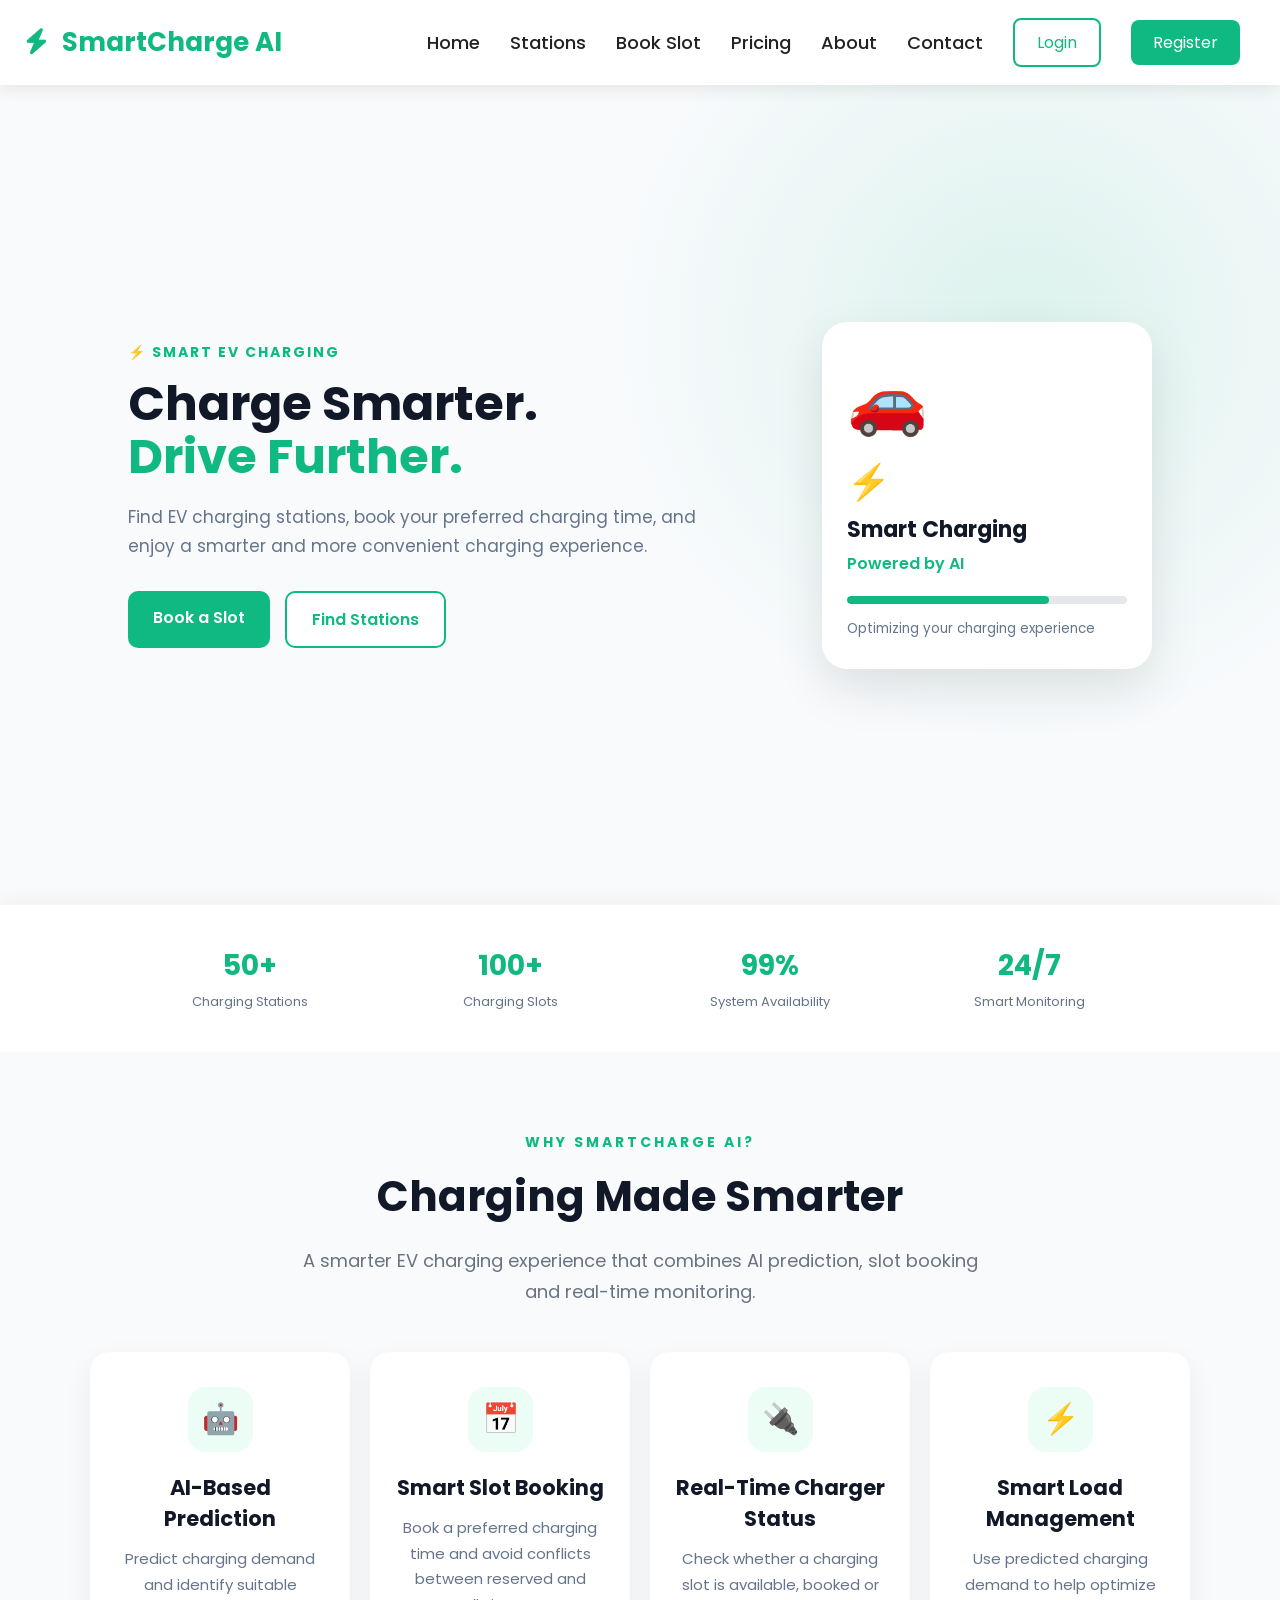
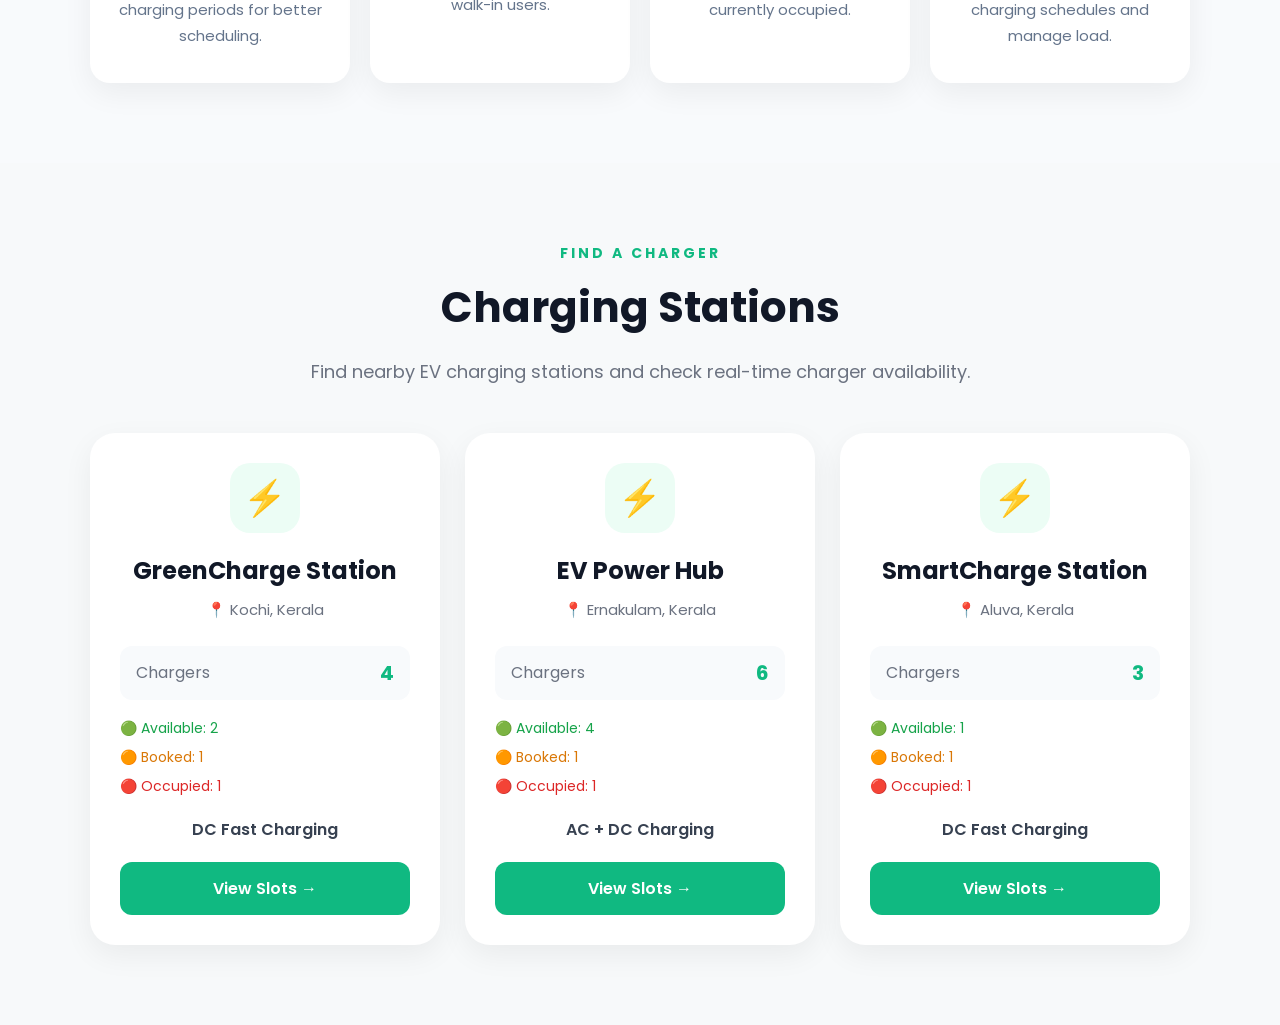
<file: index.html>
<!DOCTYPE html>
<html lang="en">

<head>

    <meta charset="UTF-8">

    <meta name="viewport" content="width=device-width, initial-scale=1.0">

    <title>SmartCharge AI</title>

    <link rel="stylesheet" href="css/style.css">

    <!-- Google Font -->

    <link href="https://fonts.googleapis.com/css2?family=Poppins:wght@300;400;500;600;700&display=swap" rel="stylesheet">

    <!-- Font Awesome -->

    <link rel="stylesheet"
    href="https://cdnjs.cloudflare.com/ajax/libs/font-awesome/6.7.2/css/all.min.css">

</head>

<body>

<header>

    <div class="logo">
        <i class="fa-solid fa-bolt"></i>
        <span>SmartCharge AI</span>
    </div>

    <div class="menu-btn" id="menu-btn">
        <i class="fa-solid fa-bars"></i>
    </div>

    <nav id="navbar">

        <ul>

            <li><a href="#">Home</a></li>

            <li><a href="#">Stations</a></li>

            <li><a href="#">Book Slot</a></li>

            <li><a href="#">Pricing</a></li>

            <li><a href="#">About</a></li>

            <li><a href="#">Contact</a></li>

            <li><button class="login">Login</button></li>

            <li><button class="register">Register</button></li>

        </ul>

    </nav>

</header>
<section class="hero">

    <div class="hero-content">

        <p class="hero-tag">
            ⚡ SMART EV CHARGING
        </p>

        <h1>
            Charge Smarter.<br>
            <span>Drive Further.</span>
        </h1>

        <p class="hero-description">
            Find EV charging stations, book your preferred charging time,
            and enjoy a smarter and more convenient charging experience.
        </p>

        <div class="hero-buttons">

            <a href="#" class="btn-primary">
                Book a Slot
            </a>

            <a href="#" class="btn-secondary">
                Find Stations
            </a>

        </div>

    </div>

    <div class="hero-visual">

        <div class="charging-card">

            <div class="car-icon">
                🚗
            </div>

            <div class="charging-bolt">
                ⚡
            </div>

            <h3>Smart Charging</h3>

            <p>Powered by AI</p>

            <div class="charging-line">
                <div></div>
            </div>

            <small>Optimizing your charging experience</small>

        </div>

    </div>

</section>


<section class="stats">

    <div class="stat">
        <h2>50+</h2>
        <p>Charging Stations</p>
    </div>

    <div class="stat">
        <h2>100+</h2>
        <p>Charging Slots</p>
    </div>

    <div class="stat">
        <h2>99%</h2>
        <p>System Availability</p>
    </div>

    <div class="stat">
        <h2>24/7</h2>
        <p>Smart Monitoring</p>
    </div>

</section>
<!-- WHY SMARTCHARGE AI -->

<section class="why-smartcharge">

    <div class="section-heading">

        <p class="section-tag">WHY SMARTCHARGE AI?</p>

        <h2>Charging Made Smarter</h2>

        <p>
            A smarter EV charging experience that combines
            AI prediction, slot booking and real-time monitoring.
        </p>

    </div>


    <div class="features-grid">

        <!-- Feature 1 -->

        <div class="feature-card">

            <div class="feature-icon">
                🤖
            </div>

            <h3>AI-Based Prediction</h3>

            <p>
                Predict charging demand and identify suitable
                charging periods for better scheduling.
            </p>

        </div>


        <!-- Feature 2 -->

        <div class="feature-card">

            <div class="feature-icon">
                📅
            </div>

            <h3>Smart Slot Booking</h3>

            <p>
                Book a preferred charging time and avoid
                conflicts between reserved and walk-in users.
            </p>

        </div>


        <!-- Feature 3 -->

        <div class="feature-card">

            <div class="feature-icon">
                🔌
            </div>

            <h3>Real-Time Charger Status</h3>

            <p>
                Check whether a charging slot is available,
                booked or currently occupied.
            </p>

        </div>


        <!-- Feature 4 -->

        <div class="feature-card">

            <div class="feature-icon">
                ⚡
            </div>

            <h3>Smart Load Management</h3>

            <p>
                Use predicted charging demand to help
                optimize charging schedules and manage load.
            </p>

        </div>

    </div>

</section>
<!-- ==================== STATIONS SECTION ==================== -->
<section class="stations-section" id="stations">

    <div class="section-heading">
        <p class="section-tag">FIND A CHARGER</p>
        <h2>Charging Stations</h2>
        <p>Find nearby EV charging stations and check real-time charger availability.</p>
    </div>

    <div class="station-container">

        <!-- Station 1 -->
        <div class="station-card">

            <div class="station-icon">⚡</div>

            <h3>GreenCharge Station</h3>

            <p class="station-location">📍 Kochi, Kerala</p>

            <div class="station-info">
                <span>Chargers</span>
                <strong>4</strong>
            </div>

            <div class="charger-status">
                <span class="available">🟢 Available: 2</span>
                <span class="booked">🟠 Booked: 1</span>
                <span class="occupied">🔴 Occupied: 1</span>
            </div>

            <p class="charger-type">DC Fast Charging</p>

                           <a href="pages/slot.html" class="station-button">
    View Slots →
</a>

        </div>


        <!-- Station 2 -->
        <div class="station-card">

            <div class="station-icon">⚡</div>

            <h3>EV Power Hub</h3>

            <p class="station-location">📍 Ernakulam, Kerala</p>

            <div class="station-info">
                <span>Chargers</span>
                <strong>6</strong>
            </div>

            <div class="charger-status">
                <span class="available">🟢 Available: 4</span>
                <span class="booked">🟠 Booked: 1</span>
                <span class="occupied">🔴 Occupied: 1</span>
            </div>

            <p class="charger-type">AC + DC Charging</p>

            <button class="station-button">
                View Slots →
            </button>

        </div>


        <!-- Station 3 -->
        <div class="station-card">

            <div class="station-icon">⚡</div>

            <h3>SmartCharge Station</h3>

            <p class="station-location">📍 Aluva, Kerala</p>

            <div class="station-info">
                <span>Chargers</span>
                <strong>3</strong>
            </div>

            <div class="charger-status">
                <span class="available">🟢 Available: 1</span>
                <span class="booked">🟠 Booked: 1</span>
                <span class="occupied">🔴 Occupied: 1</span>
            </div>

            <p class="charger-type">DC Fast Charging</p>

            <button class="station-button">
                View Slots →
            </button>

        </div>

    </div>

</section>
<script src="js/script.js"></script>
</body>

</html>
</file>
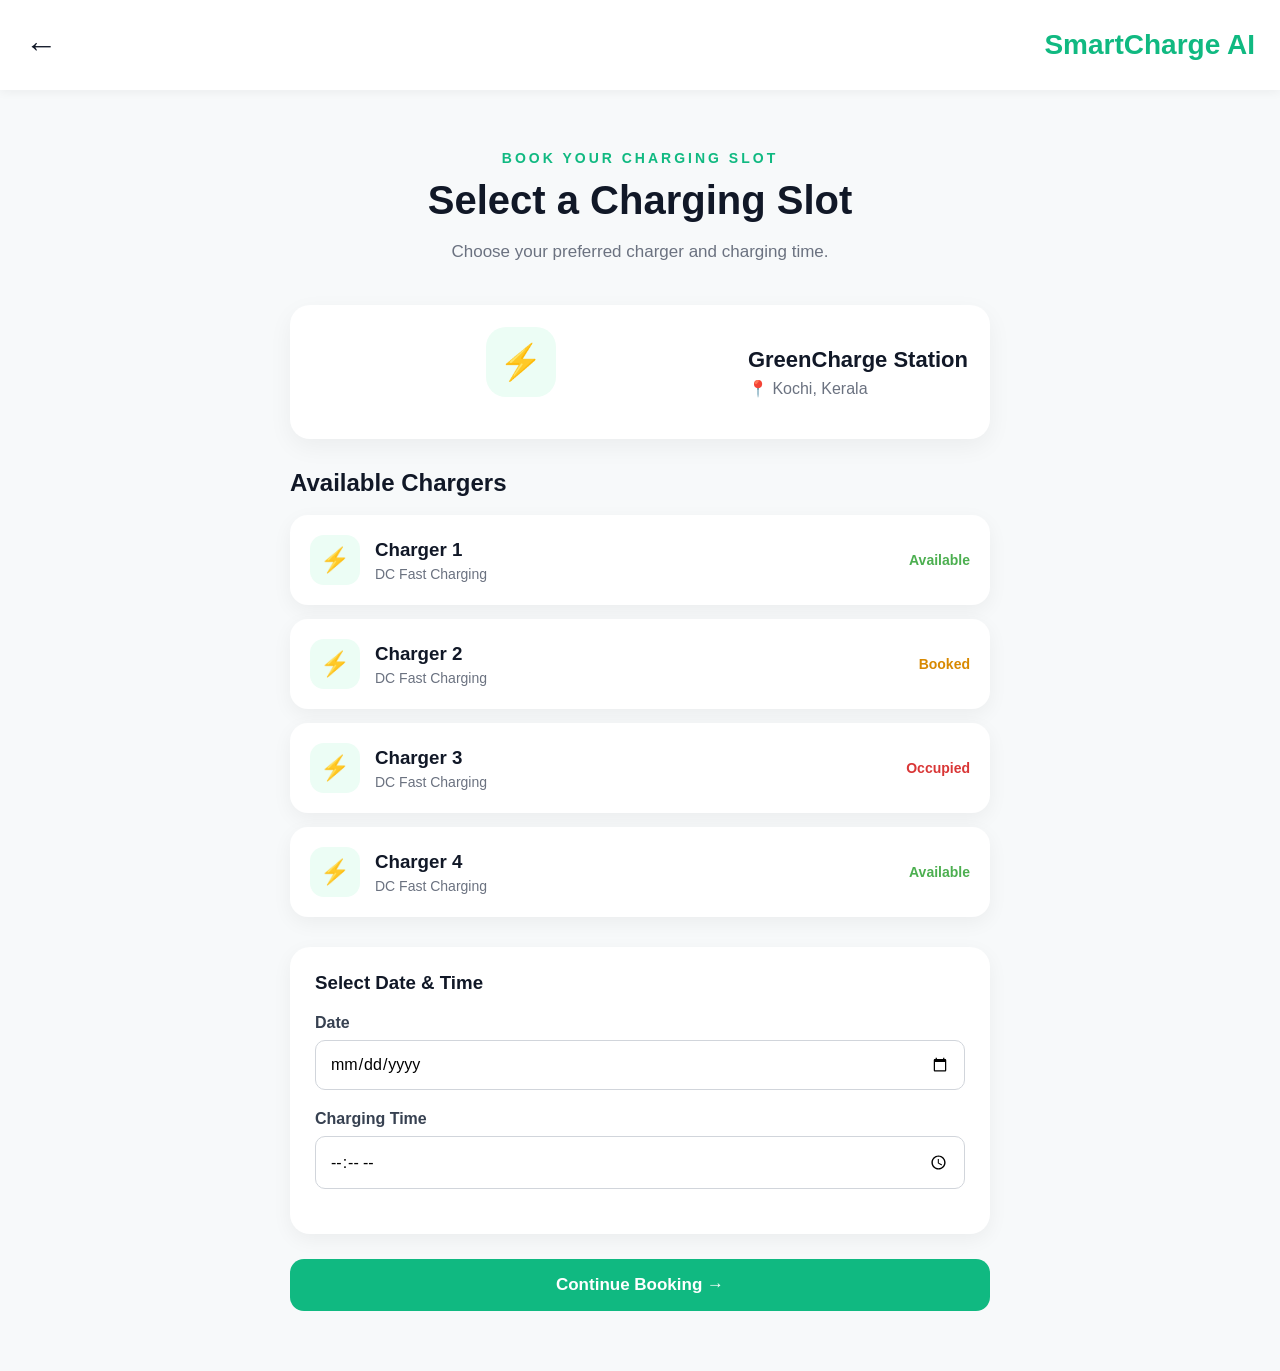
<file: pages/booking.html>
<!DOCTYPE html>
<html lang="en">

<head>
    <meta charset="UTF-8">
    <meta name="viewport" content="width=device-width, initial-scale=1.0">

    <title>Book a Charging Slot | SmartCharge AI</title>

    <link rel="stylesheet" href="../css/style.css">
</head>

<body>

    <!-- Header -->
    <header class="booking-header">

        <a href="../index.html" class="back-button">
            ←
        </a>

        <h1>SmartCharge AI</h1>

    </header>


    <!-- Booking Section -->
    <main class="booking-section">

        <div class="booking-heading">

            <p class="section-tag">BOOK YOUR CHARGING SLOT</p>

            <h2>Select a Charging Slot</h2>

            <p>
                Choose your preferred charger and charging time.
            </p>

        </div>


        <!-- Station Information -->
        <div class="selected-station">

            <div class="station-icon">
                ⚡
            </div>

            <div>
                <h3>GreenCharge Station</h3>
                <p>📍 Kochi, Kerala</p>
            </div>

        </div>


        <!-- Charger Slots -->
        <div class="slots-container">

            <h3 class="slots-title">
                Available Chargers
            </h3>


            <!-- Slot 1 -->
            <div class="slot-card available-slot">

                <div class="slot-left">

                    <div class="slot-icon">
                        ⚡
                    </div>

                    <div>
                        <h3>Charger 1</h3>
                        <p>DC Fast Charging</p>
                    </div>

                </div>

                <div class="slot-status available-text">
                    Available
                </div>

            </div>


            <!-- Slot 2 -->
            <div class="slot-card booked-slot">

                <div class="slot-left">

                    <div class="slot-icon">
                        ⚡
                    </div>

                    <div>
                        <h3>Charger 2</h3>
                        <p>DC Fast Charging</p>
                    </div>

                </div>

                <div class="slot-status booked-text">
                    Booked
                </div>

            </div>


            <!-- Slot 3 -->
            <div class="slot-card occupied-slot">

                <div class="slot-left">

                    <div class="slot-icon">
                        ⚡
                    </div>

                    <div>
                        <h3>Charger 3</h3>
                        <p>DC Fast Charging</p>
                    </div>

                </div>

                <div class="slot-status occupied-text">
                    Occupied
                </div>

            </div>


            <!-- Slot 4 -->
            <div class="slot-card available-slot">

                <div class="slot-left">

                    <div class="slot-icon">
                        ⚡
                    </div>

                    <div>
                        <h3>Charger 4</h3>
                        <p>DC Fast Charging</p>
                    </div>

                </div>

                <div class="slot-status available-text">
                    Available
                </div>

            </div>

        </div>


        <!-- Date and Time -->
        <div class="booking-details">

            <h3>Select Date & Time</h3>

            <label for="booking-date">
                Date
            </label>

            <input
                type="date"
                id="booking-date"
            >


            <label for="booking-time">
                Charging Time
            </label>

            <input
                type="time"
                id="booking-time"
            >

        </div>


        <!-- Continue Button -->
        <button class="continue-booking">
            Continue Booking →
        </button>

    </main>


</body>

</html>
</file>
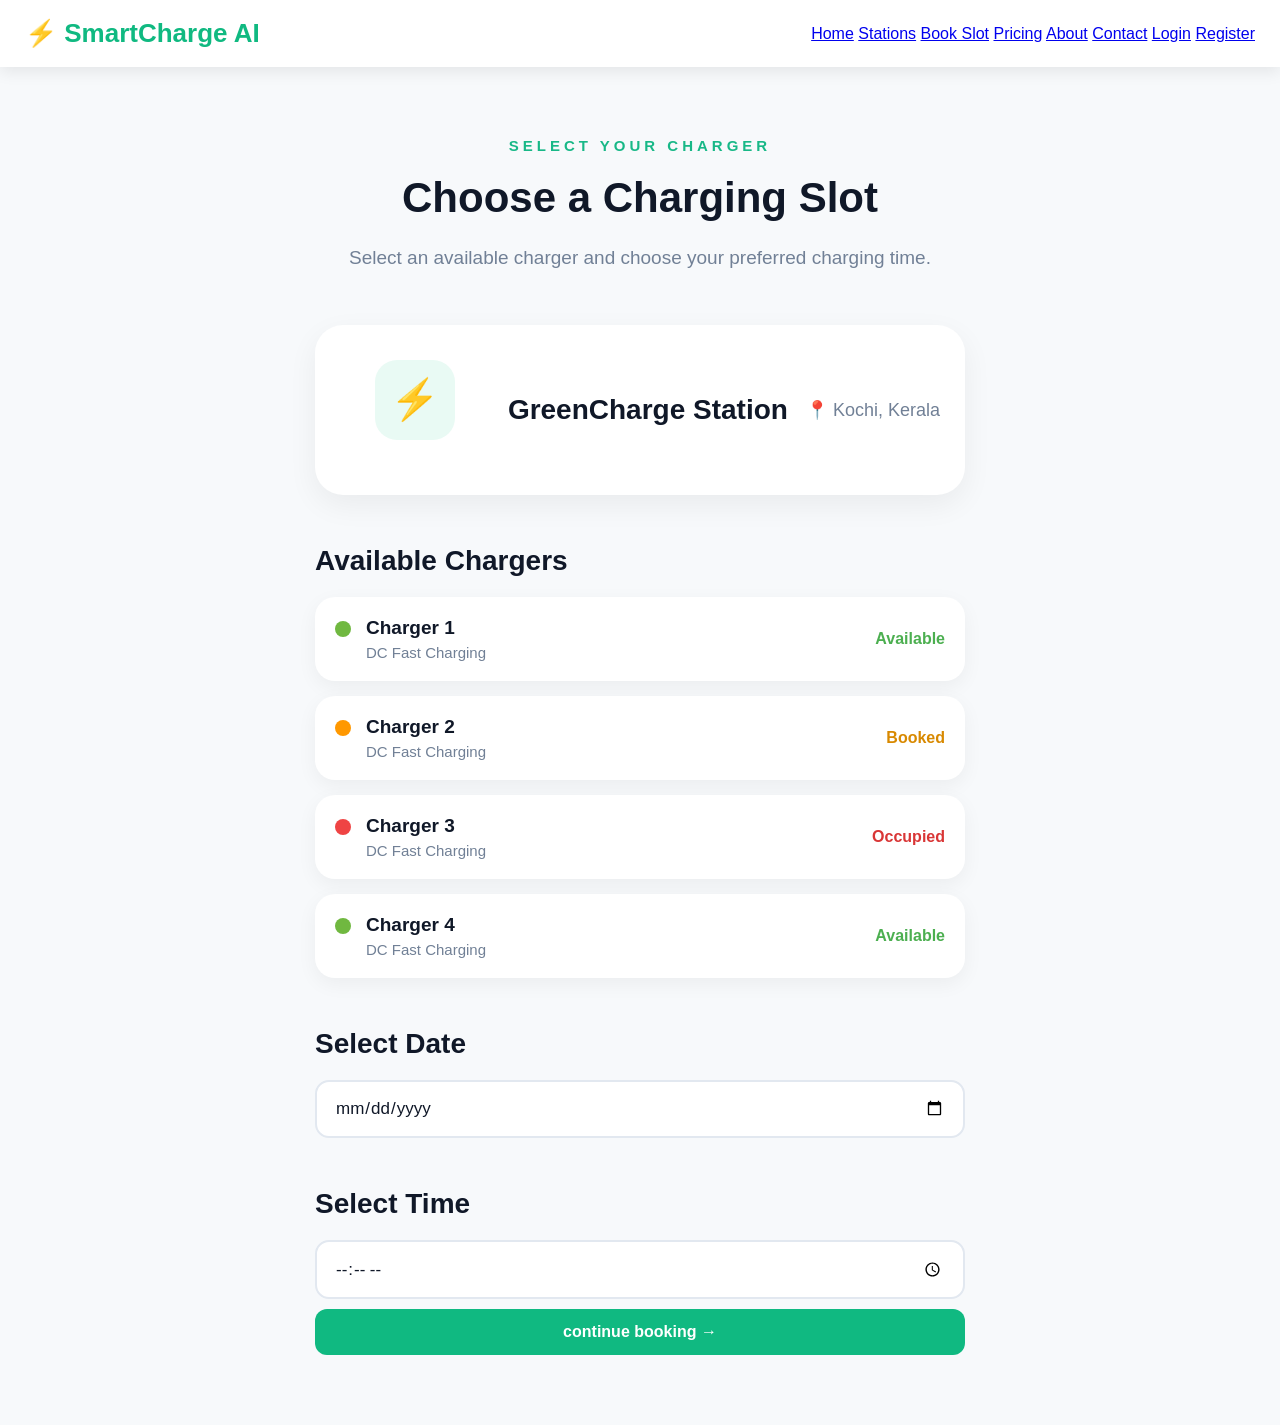
<file: pages/slot.html>
<!DOCTYPE html>
<html lang="en">
<head>
    <meta charset="UTF-8">
    <meta name="viewport" content="width=device-width, initial-scale=1.0">

    <title>Select Charging Slot - SmartCharge AI</title>

    <link rel="stylesheet" href="../css/style.css">
</head>

<body>

    <!-- Header -->
    <header class="navbar">
        <div class="logo">
            <span>⚡</span>
            SmartCharge AI
        </div>

        <button class="menu-btn" onclick="toggleMenu()">☰</button>

        <nav id="mobileMenu">
            <a href="../index.html">Home</a>
            <a href="#">Stations</a>
            <a href="booking.html">Book Slot</a>
            <a href="#">Pricing</a>
            <a href="#">About</a>
            <a href="#">Contact</a>

            <a href="login.html" class="login-btn">Login</a>
            <a href="register.html" class="register-btn">Register</a>
        </nav>
    </header>


    <!-- Page Heading -->
    <section class="slot-page">

        <div class="section-label">
            SELECT YOUR CHARGER
        </div>

        <h1>
            Choose a Charging Slot
        </h1>

        <p class="slot-description">
            Select an available charger and choose your preferred
            charging time.
        </p>


        <!-- Station Information -->
        <div class="selected-station">

            <div class="station-icon">
                ⚡
            </div>

            <h2 id="stationName">
                GreenCharge Station
            </h2>

            <p>📍 Kochi, Kerala</p>

        </div>


        <!-- Charger Selection -->
        <h2 class="slot-heading">
            Available Chargers
        </h2>


        <div class="charger-list">

            <!-- Charger 1 -->
            <div class="charger-card available">

                <div class="charger-status green"></div>

                <div class="charger-info">
                    <h3>Charger 1</h3>
                    <p>DC Fast Charging</p>
                </div>

                <span class="available-text">
                    Available
                </span>

            </div>


            <!-- Charger 2 -->
            <div class="charger-card booked">

                <div class="charger-status orange"></div>

                <div class="charger-info">
                    <h3>Charger 2</h3>
                    <p>DC Fast Charging</p>
                </div>

                <span class="booked-text">
                    Booked
                </span>

            </div>


            <!-- Charger 3 -->
            <div class="charger-card occupied">

                <div class="charger-status red"></div>

                <div class="charger-info">
                    <h3>Charger 3</h3>
                    <p>DC Fast Charging</p>
                </div>

                <span class="occupied-text">
                    Occupied
                </span>

            </div>


            <!-- Charger 4 -->
            <div class="charger-card available">

                <div class="charger-status green"></div>

                <div class="charger-info">
                    <h3>Charger 4</h3>
                    <p>DC Fast Charging</p>
                </div>

                <span class="available-text">
                    Available
                </span>

            </div>

        </div>


        <!-- Date Selection -->
        <div class="booking-form">

            <h2 class="slot-heading">
                Select Date
            </h2>

            <input
                type="date"
                id="bookingDate"
                class="booking-input"
            >


            <h2 class="slot-heading">
                Select Time
            </h2>

            <input
                type="time"
                id="bookingTime"
                class="booking-input"
            >


            <a href="pages/slot.html" class="station-button">
    continue booking →
</a>

        </div>

    </section>


    <script src="../js/script.js"></script>


</body>
</html>
</file>
<file: css/style.css>
/* RESET */

*{
margin:0;
padding:0;
box-sizing:border-box;
font-family:'Poppins',sans-serif;
}

body{
background:#f8fafc;
}

/* HEADER */

header{

display:flex;
justify-content:space-between;
align-items:center;

padding:18px 25px;

background:white;

box-shadow:0 5px 15px rgba(0,0,0,.08);

position:sticky;

top:0;

z-index:999;

}

/* LOGO */

.logo{

font-size:26px;

font-weight:700;

color:#10b981;

}

.logo i{

margin-right:8px;

}

/* MENU BUTTON */

.menu-btn{

font-size:28px;

cursor:pointer;

}

/* NAVIGATION */

nav{

display:none;

position:absolute;

top:80px;

left:0;

width:100%;

background:white;

box-shadow:0 10px 20px rgba(0,0,0,.08);

}

nav.active{

display:block;

}

nav ul{

list-style:none;

}

nav ul li{

text-align:center;

padding:18px;

border-bottom:1px solid #eee;

}

nav ul li a{

text-decoration:none;

font-size:18px;

color:#222;

font-weight:500;

}

/* BUTTONS */

.login,.register{

width:80%;

padding:12px;

border-radius:8px;

font-size:16px;

cursor:pointer;

}

.login{

border:2px solid #10b981;

background:white;

color:#10b981;

}

.register{

background:#10b981;

color:white;

border:none;

margin-top:10px;

}

/* DESKTOP */

@media(min-width:900px){

.menu-btn{

display:none;

}

nav{

display:block;

position:static;

box-shadow:none;

width:auto;

}

nav ul{

display:flex;

align-items:center;

}

nav ul li{

border:none;

padding:0 15px;

}

.login,.register{

width:auto;

padding:10px 22px;

margin-top:0;

}

}
/* =========================
   HERO SECTION
========================= */

.hero {

    min-height: calc(100vh - 80px);

    display: flex;
    flex-direction: column;

    justify-content: center;
    align-items: center;

    padding: 60px 25px;

    text-align: center;

    background:
        radial-gradient(
            circle at 80% 30%,
            rgba(16,185,129,0.12),
            transparent 35%
        );

}


/* HERO CONTENT */

.hero-content {

    max-width: 650px;

}

.hero-tag {

    color: #10b981;

    font-size: 14px;

    font-weight: 700;

    letter-spacing: 2px;

    margin-bottom: 15px;

}


.hero h1 {

    font-size: 48px;

    line-height: 1.1;

    color: #111827;

    margin-bottom: 20px;

}


.hero h1 span {

    color: #10b981;

}


.hero-description {

    font-size: 17px;

    line-height: 1.7;

    color: #64748b;

    margin-bottom: 30px;

}


/* HERO BUTTONS */

.hero-buttons {

    display: flex;

    justify-content: center;

    gap: 15px;

    flex-wrap: wrap;

}


.btn-primary,
.btn-secondary {

    text-decoration: none;

    padding: 14px 25px;

    border-radius: 10px;

    font-size: 16px;

    font-weight: 600;

}


.btn-primary {

    background: #10b981;

    color: white;

}


.btn-secondary {

    border: 2px solid #10b981;

    color: #10b981;

    background: white;

}


/* HERO VISUAL */

.hero-visual {

    margin-top: 50px;

}


.charging-card {

    width: 280px;

    padding: 30px 25px;

    border-radius: 25px;

    background: white;

    box-shadow: 0 20px 50px rgba(0,0,0,0.10);

}


.car-icon {

    font-size: 65px;

}


.charging-bolt {

    font-size: 35px;

    color: #10b981;

    margin: 5px 0;

}


.charging-card h3 {

    font-size: 22px;

    color: #111827;

}


.charging-card p {

    color: #10b981;

    font-weight: 600;

    margin: 5px 0 20px;

}


.charging-line {

    width: 100%;

    height: 8px;

    background: #e5e7eb;

    border-radius: 10px;

    overflow: hidden;

}


.charging-line div {

    width: 72%;

    height: 100%;

    background: #10b981;

    border-radius: 10px;

}


.charging-card small {

    display: block;

    margin-top: 15px;

    color: #64748b;

}


/* =========================
   STATISTICS
========================= */

.stats {

    display: grid;

    grid-template-columns: repeat(2, 1fr);

    gap: 15px;

    padding: 35px 20px;

    background: white;

    box-shadow: 0 -5px 20px rgba(0,0,0,0.04);

}


.stat {

    text-align: center;

}


.stat h2 {

    font-size: 28px;

    color: #10b981;

}


.stat p {

    color: #64748b;

    font-size: 13px;

    margin-top: 5px;

}


/* =========================
   DESKTOP HERO
========================= */

@media(min-width:900px) {

    .hero {

        flex-direction: row;

        justify-content: space-between;

        text-align: left;

        padding: 80px 10%;

        gap: 80px;

    }


    .hero-buttons {

        justify-content: flex-start;

    }


    .hero-visual {

        margin-top: 0;

    }


    .charging-card {

        width: 330px;

    }


    .stats {

        grid-template-columns: repeat(4, 1fr);

        padding: 40px 10%;

    }

}
/* =========================
   WHY SMARTCHARGE SECTION
========================= */

.why-smartcharge {

    padding: 80px 25px;

    background: #f8fafc;

    text-align: center;

}


/* SECTION HEADING */

.section-heading {

    max-width: 650px;

    margin: 0 auto 50px;

}


.section-tag {

    color: #10b981;

    font-size: 14px;

    font-weight: 700;

    letter-spacing: 2px;

    margin-bottom: 12px;

}


.section-heading h2 {

    font-size: 36px;

    color: #111827;

    margin-bottom: 15px;

}


.section-heading > p:last-child {

    color: #64748b;

    font-size: 16px;

    line-height: 1.7;

}


/* FEATURES GRID */

.features-grid {

    max-width: 1100px;

    margin: auto;

    display: grid;

    grid-template-columns: 1fr;

    gap: 20px;

}


/* FEATURE CARD */

.feature-card {

    background: white;

    padding: 35px 25px;

    border-radius: 20px;

    box-shadow: 0 10px 30px rgba(0,0,0,0.06);

    transition: transform 0.3s ease,
                box-shadow 0.3s ease;

}


.feature-card:hover {

    transform: translateY(-6px);

    box-shadow: 0 15px 35px rgba(0,0,0,0.10);

}


/* ICON */

.feature-icon {

    width: 65px;

    height: 65px;

    margin: 0 auto 20px;

    display: flex;

    align-items: center;

    justify-content: center;

    background: #ecfdf5;

    border-radius: 18px;

    font-size: 30px;

}


/* CARD TEXT */

.feature-card h3 {

    color: #111827;

    font-size: 21px;

    margin-bottom: 12px;

}


.feature-card p {

    color: #64748b;

    line-height: 1.7;

    font-size: 15px;

}


/* DESKTOP */

@media(min-width:700px) {

    .features-grid {

        grid-template-columns: repeat(2, 1fr);

    }

}


@media(min-width:1000px) {

    .features-grid {

        grid-template-columns: repeat(4, 1fr);

    }

}
/* ==================== STATIONS SECTION ==================== */

.stations-section {
    padding: 80px 20px;
    background: #f7f9fa;
}

.section-heading {
    text-align: center;
    max-width: 700px;
    margin: 0 auto 45px;
}

.section-tag {
    color: #10b981;
    font-size: 14px;
    font-weight: 700;
    letter-spacing: 3px;
    margin-bottom: 12px;
}

.section-heading h2 {
    font-size: 42px;
    color: #111827;
    margin: 0 0 18px;
}

.section-heading > p:last-child {
    color: #6b7280;
    font-size: 18px;
    line-height: 1.7;
}


/* Station Cards */

.station-container {
    max-width: 1100px;
    margin: auto;
    display: grid;
    grid-template-columns: repeat(3, 1fr);
    gap: 25px;
}

.station-card {
    background: white;
    border-radius: 25px;
    padding: 30px;
    box-shadow: 0 10px 30px rgba(0, 0, 0, 0.06);
    text-align: center;
    transition: transform 0.3s ease, box-shadow 0.3s ease;
}

.station-card:hover {
    transform: translateY(-6px);
    box-shadow: 0 15px 35px rgba(0, 0, 0, 0.10);
}


/* Station Icon */

.station-icon {
    width: 70px;
    height: 70px;
    margin: 0 auto 20px;
    border-radius: 20px;
    background: #ecfdf5;
    display: flex;
    align-items: center;
    justify-content: center;
    font-size: 35px;
}


/* Station Name */

.station-card h3 {
    color: #111827;
    font-size: 24px;
    margin-bottom: 10px;
}

.station-location {
    color: #6b7280;
    font-size: 15px;
    margin-bottom: 25px;
}


/* Charger Count */

.station-info {
    display: flex;
    justify-content: space-between;
    align-items: center;
    background: #f8fafc;
    padding: 12px 16px;
    border-radius: 12px;
    margin-bottom: 18px;
}

.station-info span {
    color: #6b7280;
}

.station-info strong {
    color: #10b981;
    font-size: 20px;
}


/* Charger Status */

.charger-status {
    display: flex;
    flex-direction: column;
    gap: 8px;
    text-align: left;
    margin-bottom: 20px;
}

.charger-status span {
    font-size: 14px;
}

.available {
    color: #16a34a;
}

.booked {
    color: #d97706;
}

.occupied {
    color: #dc2626;
}


/* Charger Type */

.charger-type {
    color: #374151;
    font-weight: 600;
    margin-bottom: 20px;
}


/* View Slots Button */

.station-button {
    width: 100%;
    padding: 14px 20px;
    border: none;
    border-radius: 12px;
    background: #10b981;
    color: white;
    font-size: 16px;
    font-weight: 600;
    cursor: pointer;
    transition: background 0.3s ease, transform 0.2s ease;
}

.station-button:hover {
    background: #059669;
    transform: translateY(-2px);
}


/* ==================== MOBILE STATIONS ==================== */

@media (max-width: 768px) {

    .stations-section {
        padding: 60px 20px;
    }

    .section-heading h2 {
        font-size: 34px;
    }

    .section-heading > p:last-child {
        font-size: 16px;
    }

    .station-container {
        grid-template-columns: 1fr;
        gap: 20px;
    }

    .station-card {
        padding: 28px 22px;
    }

}
/* ==================== BOOKING PAGE ==================== */

.booking-header {
    height: 90px;
    background: white;
    display: flex;
    align-items: center;
    padding: 0 25px;
    gap: 20px;
    box-shadow: 0 2px 10px rgba(0, 0, 0, 0.05);
}

.booking-header h1 {
    color: #10b981;
    font-size: 28px;
    margin: 0;
}

.back-button {
    text-decoration: none;
    color: #111827;
    font-size: 32px;
    font-weight: 600;
}


/* Main Booking Section */

.booking-section {
    background: #f7f9fa;
    min-height: 100vh;
    padding: 60px 20px;
}

.booking-heading {
    text-align: center;
    max-width: 650px;
    margin: 0 auto 40px;
}

.booking-heading h2 {
    font-size: 40px;
    color: #111827;
    margin: 10px 0 15px;
}

.booking-heading p:last-child {
    color: #6b7280;
    font-size: 17px;
    line-height: 1.6;
}


/* Selected Station */

.selected-station {
    max-width: 700px;
    margin: 0 auto 30px;
    background: white;
    border-radius: 20px;
    padding: 22px;
    display: flex;
    align-items: center;
    gap: 18px;
    box-shadow: 0 8px 25px rgba(0, 0, 0, 0.05);
}

.selected-station h3 {
    margin: 0 0 6px;
    color: #111827;
    font-size: 22px;
}

.selected-station p {
    margin: 0;
    color: #6b7280;
}


/* Slots */

.slots-container {
    max-width: 700px;
    margin: 0 auto 30px;
}

.slots-title {
    color: #111827;
    font-size: 24px;
    margin-bottom: 18px;
}


/* Slot Card */

.slot-card {
    background: white;
    border-radius: 18px;
    padding: 20px;
    margin-bottom: 14px;

    display: flex;
    justify-content: space-between;
    align-items: center;

    box-shadow: 0 6px 20px rgba(0, 0, 0, 0.05);
}

.slot-left {
    display: flex;
    align-items: center;
    gap: 15px;
}

.slot-icon {
    width: 50px;
    height: 50px;
    border-radius: 14px;
    background: #ecfdf5;

    display: flex;
    align-items: center;
    justify-content: center;

    font-size: 24px;
}

.slot-card h3 {
    margin: 0 0 5px;
    color: #111827;
}

.slot-card p {
    margin: 0;
    color: #6b7280;
    font-size: 14px;
}


/* Status */

.slot-status {
    font-weight: 600;
    font-size: 14px;
}

.available-text {
    color: #16a34a;
}

.booked-text {
    color: #d97706;
}

.occupied-text {
    color: #dc2626;
}


/* Date & Time */

.booking-details {
    max-width: 700px;
    margin: 0 auto 25px;
    background: white;
    border-radius: 20px;
    padding: 25px;
    box-shadow: 0 6px 20px rgba(0, 0, 0, 0.05);
}

.booking-details h3 {
    color: #111827;
    margin-top: 0;
    margin-bottom: 20px;
}

.booking-details label {
    display: block;
    color: #374151;
    font-weight: 600;
    margin-bottom: 8px;
}

.booking-details input {
    width: 100%;
    box-sizing: border-box;
    padding: 14px;
    margin-bottom: 20px;

    border: 1px solid #d1d5db;
    border-radius: 10px;

    font-size: 16px;
}


/* Continue */

.continue-booking {
    display: block;
    width: 100%;
    max-width: 700px;
    margin: 0 auto;

    padding: 16px;

    border: none;
    border-radius: 14px;

    background: #10b981;
    color: white;

    font-size: 17px;
    font-weight: 600;

    cursor: pointer;
}


/* Mobile */

@media (max-width: 768px) {

    .booking-header {
        height: 75px;
    }

    .booking-header h1 {
        font-size: 22px;
    }

    .booking-section {
        padding: 45px 18px;
    }

    .booking-heading h2 {
        font-size: 32px;
    }

    .booking-heading p:last-child {
        font-size: 16px;
    }

    .selected-station {
        padding: 18px;
    }

    .selected-station h3 {
        font-size: 19px;
    }

    .slot-card {
        padding: 16px;
    }

    .slot-status {
        font-size: 13px;
    }

}
/* =========================================
   SLOT SELECTION PAGE
   ========================================= */

.slot-page {
    background: #f7f9fb;
    min-height: 100vh;
    padding: 70px 20px;
    text-align: center;
}

.slot-page .section-label {
    color: #18b887;
    font-size: 15px;
    font-weight: 700;
    letter-spacing: 4px;
    margin-bottom: 20px;
}

.slot-page > h1 {
    color: #101828;
    font-size: 42px;
    line-height: 1.15;
    margin: 0 auto 20px;
    max-width: 800px;
}

.slot-description {
    color: #718096;
    font-size: 19px;
    line-height: 1.7;
    max-width: 650px;
    margin: 0 auto 50px;
}


/* Station information - SLOT PAGE ONLY */

.slot-page .selected-station {
    background: white;
    max-width: 650px;
    margin: 0 auto 50px;
    padding: 35px 25px;
    border-radius: 28px;
    box-shadow: 0 10px 30px rgba(0, 0, 0, 0.06);
}

.slot-page .station-icon {
    width: 80px;
    height: 80px;
    margin: 0 auto 20px;
    border-radius: 22px;
    background: #e9faf4;

    display: flex;
    align-items: center;
    justify-content: center;

    font-size: 40px;
}

.slot-page .selected-station h2 {
    color: #101828;
    font-size: 28px;
    margin: 10px 0;
}

.slot-page .selected-station p {
    color: #718096;
    font-size: 18px;
    margin: 10px 0;
}


/* Charger heading */

.slot-heading {
    color: #101828;
    font-size: 28px;
    margin: 40px auto 20px;
    max-width: 650px;
    text-align: left;
}


/* Charger cards */

.charger-list {
    max-width: 650px;
    margin: 0 auto;
    display: flex;
    flex-direction: column;
    gap: 15px;
}

.charger-card {
    background: white;
    border-radius: 20px;
    padding: 20px;

    display: flex;
    align-items: center;
    gap: 15px;

    text-align: left;

    box-shadow: 0 6px 20px rgba(0, 0, 0, 0.05);

    transition: 0.2s ease;
}

.charger-card.available {
    cursor: pointer;
}

.charger-card.available:hover {
    transform: translateY(-2px);
}

.charger-card.selected {
    border: 3px solid #18b887;
    background: #f0fdf8;
}

  .slot-page .charger-status {
    width: 16px;
    height: 16px;
    border-radius: 50%;
    flex-shrink: 0;
}

.slot-page .charger-status.green {
    background: #70b840;
}

.slot-page .charger-status.orange {
    background: #ff9800;
}

.slot-page .charger-status.red {
    background: #ef4444;
}

.charger-info {
    flex: 1;
}

.charger-info h3 {
    color: #101828;
    margin: 0 0 5px;
    font-size: 19px;
}

.charger-info p {
    color: #718096;
    margin: 0;
    font-size: 15px;
}

.available-text {
    color: #4caf50;
    font-weight: 600;
}

.booked-text {
    color: #d88900;
    font-weight: 600;
}

.occupied-text {
    color: #d93636;
    font-weight: 600;
}


/* Booking form */

.booking-form {
    max-width: 650px;
    margin: 50px auto 0;
    text-align: left;
}

.booking-input {
    width: 100%;
    box-sizing: border-box;

    padding: 16px 18px;

    border: 2px solid #e2e8f0;
    border-radius: 14px;

    background: white;

    font-size: 17px;
    color: #101828;

    margin-bottom: 10px;
}

.booking-input:focus {
    outline: none;
    border-color: #18b887;
}


/* Continue button */

.continue-btn {
    width: 100%;

    margin-top: 30px;
    padding: 17px;

    border: none;
    border-radius: 15px;

    background: #18b887;
    color: white;

    font-size: 18px;
    font-weight: 700;

    cursor: pointer;

    transition: 0.2s ease;
}

.continue-btn:hover {
    background: #119f74;
    transform: translateY(-2px);
}


/* Mobile */

@media (max-width: 600px) {

    .slot-page {
        padding: 55px 18px;
    }

    .slot-page > h1 {
        font-size: 38px;
    }

    .slot-description {
        font-size: 17px;
    }

    .selected-station {
        padding: 30px 20px;
        border-radius: 24px;
    }

    .selected-station h2 {
        font-size: 25px;
    }

    .slot-heading {
        font-size: 25px;
    }

    .charger-card {
        padding: 18px;
    }

    .charger-info h3 {
        font-size: 17px;
    }

    .available-text,
    .booked-text,
    .occupied-text {
        font-size: 14px;
    }

}
.station-button {
    display: block;
    text-decoration: none;
    text-align: center;
}
</file>
